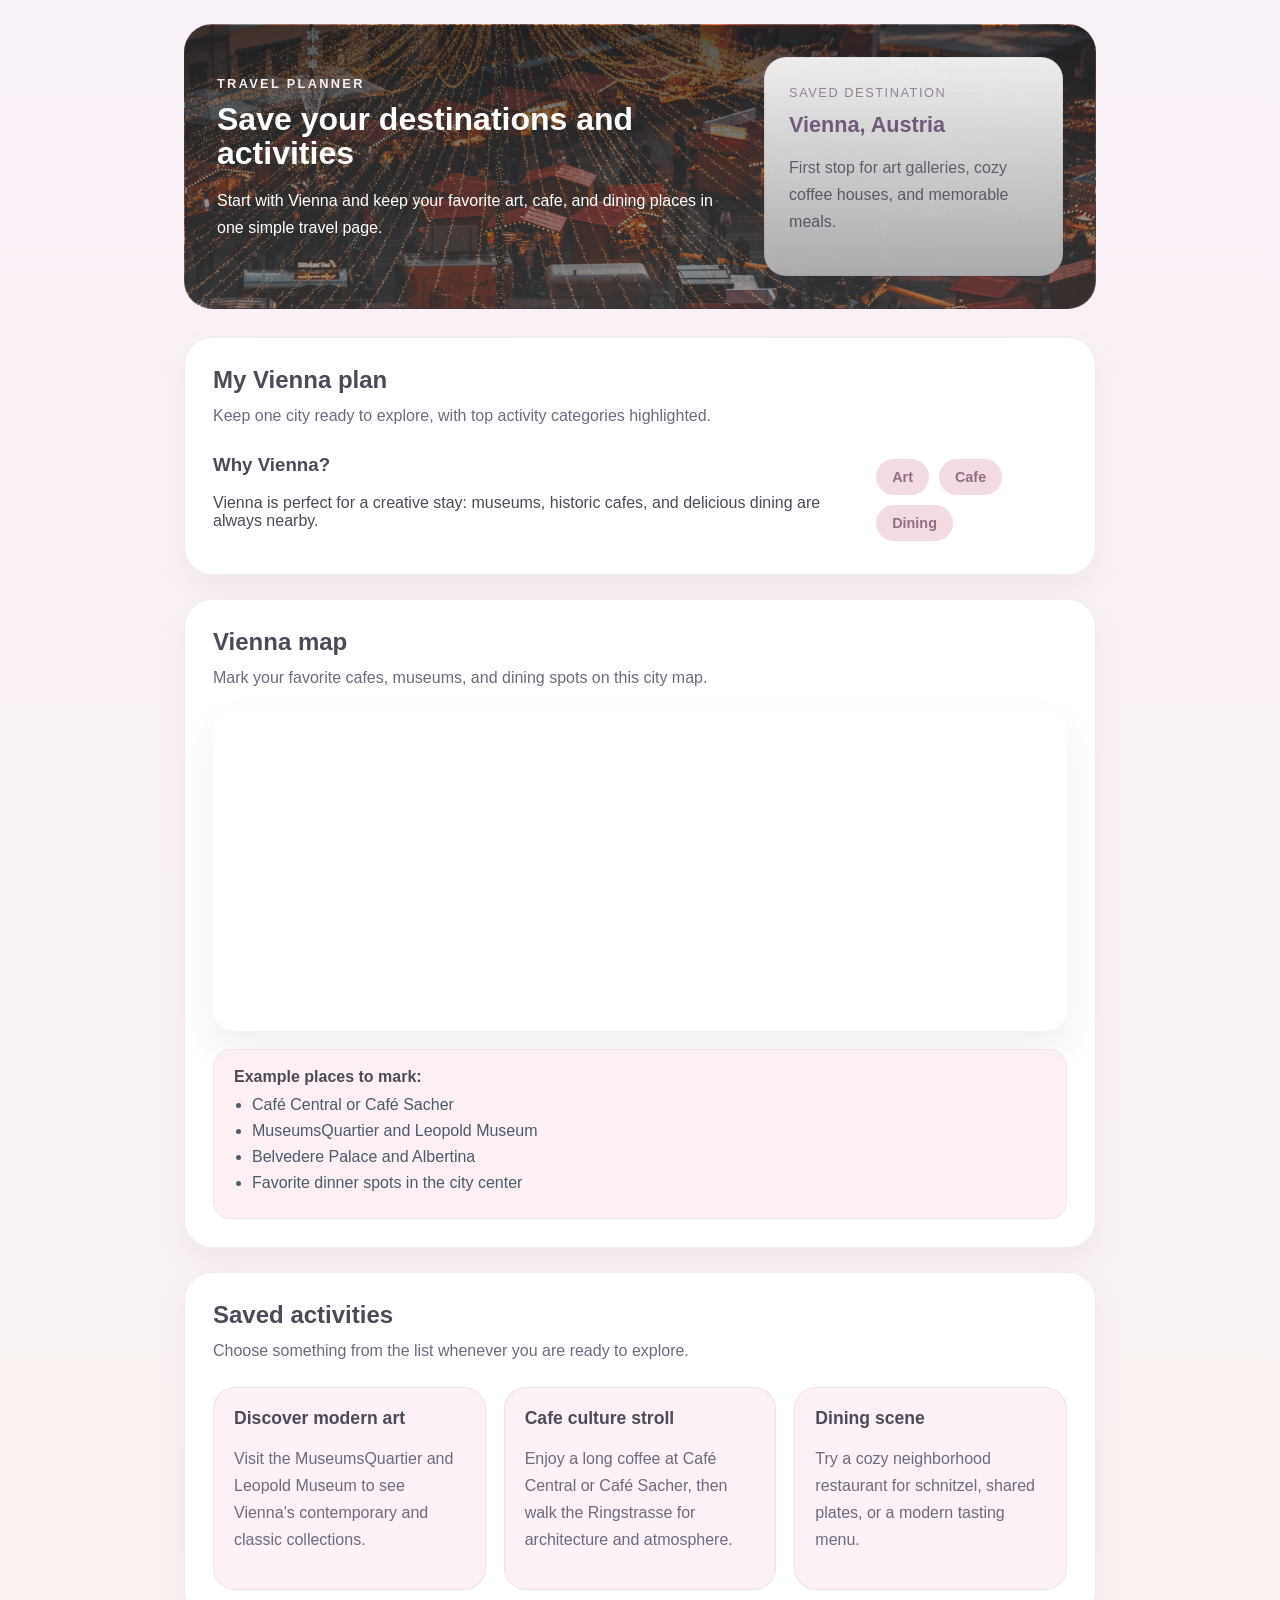
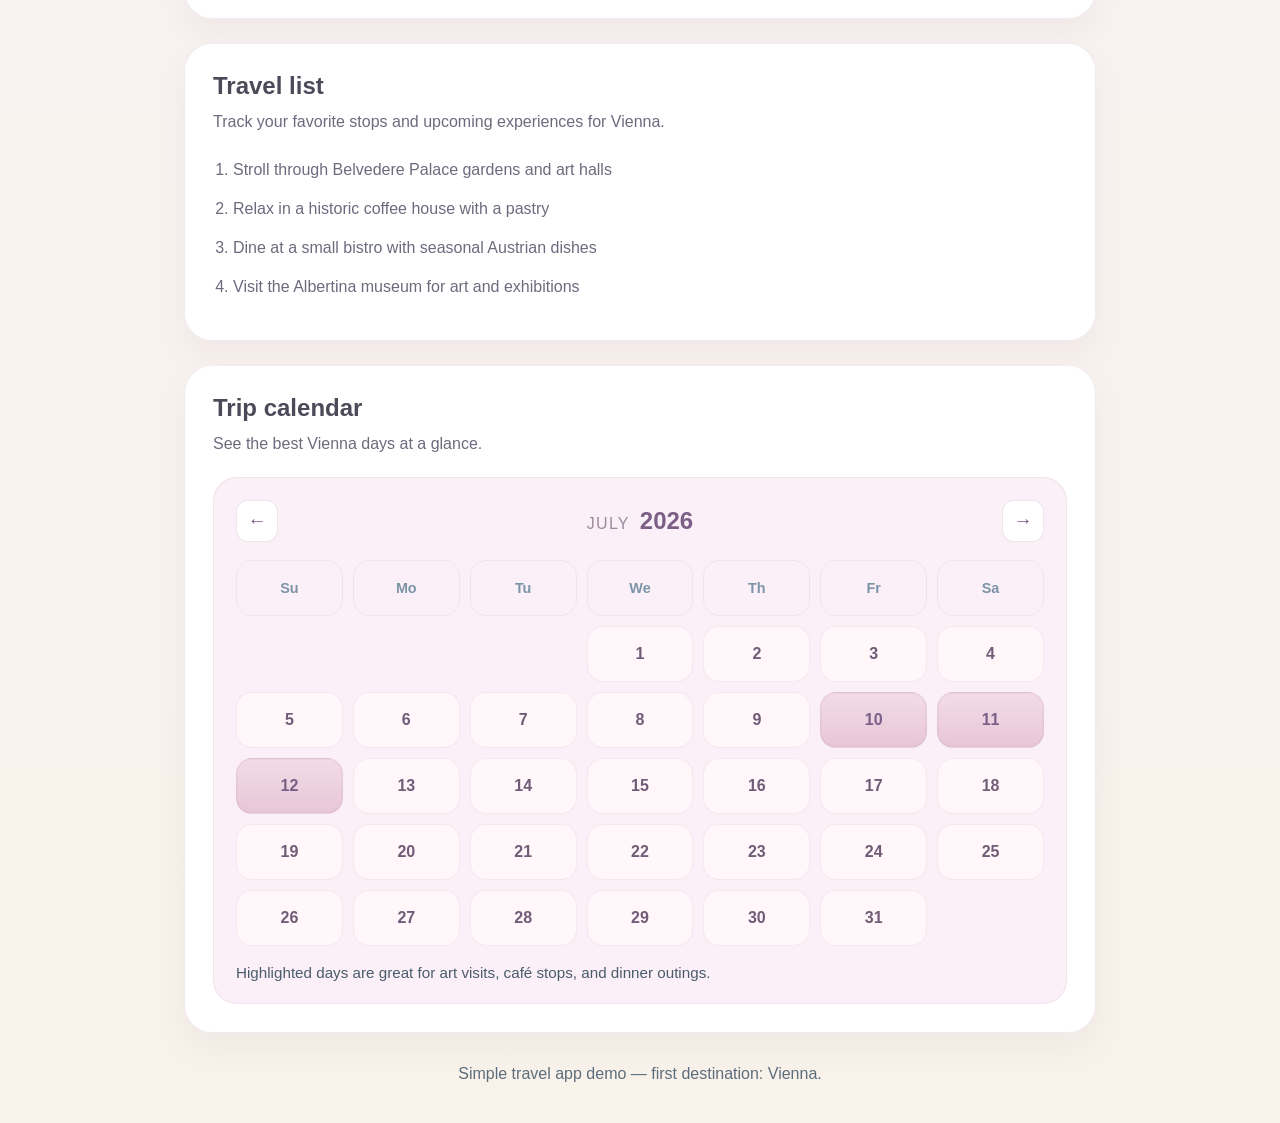
<file: travel.html>
<!DOCTYPE html>
<html lang="en">
  <head>
    <meta charset="UTF-8" />
    <meta name="viewport" content="width=device-width, initial-scale=1.0" />
    <title>Travel Planner — Vienna</title>
    <link rel="stylesheet" href="travel.css" />
  </head>
  <body>
    <div class="page-shell">
      <header class="hero-banner">
        <div class="hero-text">
          <p class="eyebrow">Travel Planner</p>
          <h1>Save your destinations and activities</h1>
          <p class="hero-copy">
            Start with Vienna and keep your favorite art, cafe, and dining places in one simple travel page.
          </p>
        </div>
        <div class="hero-meta">
          <p class="meta-title">Saved destination</p>
          <strong>Vienna, Austria</strong>
          <p>First stop for art galleries, cozy coffee houses, and memorable meals.</p>
        </div>
      </header>

      <main>
        <section class="card saved-destination">
          <div class="card-header">
            <h2>My Vienna plan</h2>
            <p>Keep one city ready to explore, with top activity categories highlighted.</p>
          </div>
          <div class="destination-overview">
            <div>
              <h3>Why Vienna?</h3>
              <p>Vienna is perfect for a creative stay: museums, historic cafes, and delicious dining are always nearby.</p>
            </div>
            <ul class="tag-list">
              <li>Art</li>
              <li>Cafe</li>
              <li>Dining</li>
            </ul>
          </div>
        </section>

        <section class="card map-section">
          <div class="card-header">
            <h2>Vienna map</h2>
            <p>Mark your favorite cafes, museums, and dining spots on this city map.</p>
          </div>
          <div class="map-container">
            <iframe
              src="https://maps.google.com/maps?q=Vienna,%20Austria&z=12&output=embed"
              loading="lazy"
              referrerpolicy="no-referrer-when-downgrade"
            ></iframe>
            <div class="map-notes">
              <p><strong>Example places to mark:</strong></p>
              <ul>
                <li>Café Central or Café Sacher</li>
                <li>MuseumsQuartier and Leopold Museum</li>
                <li>Belvedere Palace and Albertina</li>
                <li>Favorite dinner spots in the city center</li>
              </ul>
            </div>
          </div>
        </section>

        <section class="card activity-section">
          <div class="card-header">
            <h2>Saved activities</h2>
            <p>Choose something from the list whenever you are ready to explore.</p>
          </div>
          <div class="activity-grid">
            <article class="activity-card">
              <h3>Discover modern art</h3>
              <p>Visit the MuseumsQuartier and Leopold Museum to see Vienna’s contemporary and classic collections.</p>
            </article>
            <article class="activity-card">
              <h3>Cafe culture stroll</h3>
              <p>Enjoy a long coffee at Café Central or Café Sacher, then walk the Ringstrasse for architecture and atmosphere.</p>
            </article>
            <article class="activity-card">
              <h3>Dining scene</h3>
              <p>Try a cozy neighborhood restaurant for schnitzel, shared plates, or a modern tasting menu.</p>
            </article>
          </div>
        </section>

        <section class="card wishlist-section">
          <div class="card-header">
            <h2>Travel list</h2>
            <p>Track your favorite stops and upcoming experiences for Vienna.</p>
          </div>
          <ol class="travel-list">
            <li>Stroll through Belvedere Palace gardens and art halls</li>
            <li>Relax in a historic coffee house with a pastry</li>
            <li>Dine at a small bistro with seasonal Austrian dishes</li>
            <li>Visit the Albertina museum for art and exhibitions</li>
          </ol>
        </section>

        <section class="card calendar-section">
          <div class="card-header">
            <h2>Trip calendar</h2>
            <p>See the best Vienna days at a glance.</p>
          </div>
          <div class="calendar-box">
            <div class="calendar-header">
              <button type="button" class="calendar-nav" id="prevMonth" aria-label="Previous month">&#8592;</button>
              <div class="calendar-title-wrap">
                <span id="calendarMonthLabel">July</span>
                <strong id="calendarYearLabel">2026</strong>
              </div>
              <button type="button" class="calendar-nav" id="nextMonth" aria-label="Next month">&#8594;</button>
            </div>
            <div class="calendar-grid" id="calendarGrid" aria-live="polite"></div>
            <p class="calendar-note">Highlighted days are great for art visits, café stops, and dinner outings.</p>
          </div>
        </section>
      </main>

      <footer class="page-footer">
        <p>Simple travel app demo — first destination: Vienna.</p>
      </footer>
    </div>
    <script src="calendar.js"></script>
  </body>
</html>
</file>
<file: travel.css>
:root {
  color-scheme: light;
  font-family: "Segoe UI", Tahoma, Geneva, Verdana, sans-serif;
  background: #f9f1f8;
  color: #4c4a58;
  --soft-lilac: #d8c2e0;
  --soft-peach: #f4d3d0;
  --soft-mint: #d7e9dd;
  --soft-cream: #fff4ea;
  --accent: #bfa8d8;
  --text-muted: #6e6a7e;
  --card-bg: rgba(255, 255, 255, 0.96);
  --border: rgba(165, 135, 170, 0.16);
}

* {
  box-sizing: border-box;
}

body {
  margin: 0;
  min-height: 100vh;
  background: linear-gradient(180deg, #f9f1f8 0%, #f8f2ea 100%);
}

.page-shell {
  max-width: 960px;
  margin: 0 auto;
  padding: 24px;
}

.hero-banner {
  display: grid;
  grid-template-columns: 1.4fr 0.8fr;
  gap: 24px;
  align-items: center;
  padding: 32px;
  min-height: 260px;
  background-image: linear-gradient(180deg, rgba(18, 20, 24, 0.72), rgba(255, 255, 255, 0.16)), url("pablo-ceas-GEN3asM0yTE-unsplash.jpg");
  background-size: cover;
  background-position: center;
  border-radius: 28px;
  border: 1px solid var(--border);
  color: #fff;
  position: relative;
  overflow: hidden;
}

.hero-banner::after {
  content: "";
  position: absolute;
  inset: 0;
  background: linear-gradient(180deg, rgba(255, 255, 255, 0.04), rgba(18, 20, 24, 0.38));
  z-index: 0;
}

.hero-text {
  position: relative;
  z-index: 1;
}

.eyebrow {
  margin: 0 0 12px;
  text-transform: uppercase;
  letter-spacing: 0.18em;
  color: #f8eff4;
  font-weight: 700;
  font-size: 0.8rem;
}

.hero-banner h1 {
  margin: 0 0 14px;
  font-size: clamp(2rem, 2.5vw, 3rem);
  line-height: 1.05;
  color: #fff;
}

.hero-copy {
  color: #fff;
  line-height: 1.7;
}

.hero-meta p,
.card-header p,
.travel-list li,
.activity-card p {
  color: var(--text-muted);
  line-height: 1.7;
}

.hero-meta {
  padding: 24px;
  border-radius: 22px;
  background: var(--card-bg);
  box-shadow: 0 18px 40px rgba(144, 119, 147, 0.08);
  border: 1px solid var(--border);
}

.hero-meta .meta-title {
  margin: 0 0 8px;
  text-transform: uppercase;
  letter-spacing: 0.12em;
  font-size: 0.8rem;
  color: #9c8a9f;
}

.hero-meta strong {
  display: block;
  margin-bottom: 10px;
  font-size: 1.35rem;
  color: #7b5f86;
}

main {
  display: grid;
  gap: 24px;
  margin-top: 28px;
}

.card {
  background: var(--card-bg);
  border: 1px solid var(--border);
  border-radius: 28px;
  padding: 28px;
  box-shadow: 0 14px 30px rgba(153, 125, 147, 0.08);
}

.card-header h2 {
  margin: 0 0 8px;
  color: var(--deep-teal);
  font-size: 1.5rem;
}

.card-header p {
  margin: 0;
}

.destination-overview {
  display: flex;
  justify-content: space-between;
  gap: 20px;
  align-items: center;
  margin-top: 24px;
}

.destination-overview h3 {
  margin-top: 0;
  color: var(--muted-navy);
}

.tag-list {
  list-style: none;
  margin: 0;
  padding: 0;
  display: flex;
  gap: 10px;
  flex-wrap: wrap;
}

.tag-list li {
  padding: 10px 16px;
  border-radius: 999px;
  background: #f3dce1;
  color: #936d86;
  font-weight: 700;
  font-size: 0.9rem;
}

.activity-grid {
  display: grid;
  grid-template-columns: repeat(auto-fit, minmax(220px, 1fr));
  gap: 18px;
  margin-top: 22px;
}

.activity-card {
  padding: 20px;
  border-radius: 22px;
  background: #fbf1f6;
  border: 1px solid rgba(160, 118, 140, 0.12);
}

.activity-card h3 {
  margin: 0 0 10px;
  font-size: 1.1rem;
  color: var(--deep-teal);
}

.map-container {
  margin-top: 20px;
  display: grid;
  gap: 18px;
}

.map-container iframe {
  width: 100%;
  min-height: 320px;
  border: 0;
  border-radius: 22px;
  box-shadow: 0 18px 40px rgba(35, 54, 69, 0.08);
}

.map-notes {
  padding: 18px 20px;
  border-radius: 18px;
  background: #fdf0f4;
  border: 1px solid rgba(165, 128, 147, 0.12);
}

.map-notes p {
  margin: 0 0 10px;
  color: var(--muted-navy);
}

.map-notes ul {
  margin: 0;
  padding-left: 18px;
  color: #4a5b6b;
}

.map-notes li {
  margin-bottom: 8px;
}

.travel-list {
  margin: 20px 0 0;
  padding-left: 20px;
  color: #4a5b6b;
}

.travel-list li {
  margin-bottom: 12px;
}

.calendar-box {
  margin-top: 20px;
  padding: 22px;
  border-radius: 24px;
  background: #fbf0f7;
  border: 1px solid rgba(165, 128, 147, 0.12);
}

.calendar-header {
  display: flex;
  justify-content: space-between;
  align-items: center;
  gap: 12px;
  margin-bottom: 18px;
}

.calendar-title-wrap {
  display: flex;
  align-items: baseline;
  gap: 10px;
  flex: 1;
  justify-content: center;
}

.calendar-title-wrap span {
  color: #9c8a9f;
  font-size: 1rem;
  letter-spacing: 0.08em;
  text-transform: uppercase;
}

.calendar-title-wrap strong {
  font-size: 1.5rem;
  color: #7b5f86;
}

.calendar-nav {
  border: 1px solid rgba(165, 128, 147, 0.2);
  background: #fff;
  color: #7b5f86;
  width: 42px;
  height: 42px;
  border-radius: 12px;
  font-size: 1.2rem;
  cursor: pointer;
}

.calendar-grid {
  display: grid;
  grid-template-columns: repeat(7, minmax(0, 1fr));
  gap: 10px;
}

.calendar-day {
  min-height: 56px;
  border-radius: 16px;
  display: grid;
  place-items: center;
  background: #fff7f9;
  color: #715c78;
  font-weight: 700;
  border: 1px solid rgba(165, 128, 147, 0.12);
}

.calendar-weekday {
  background: transparent;
  color: #7b94a8;
  font-size: 0.9rem;
  font-weight: 700;
}

.calendar-day.empty {
  background: transparent;
  border-color: transparent;
}

.calendar-day.event-day {
  background: linear-gradient(180deg, #f3dce6 0%, #e7c6d8 100%);
  color: #7b5f86;
  box-shadow: inset 0 0 0 1px rgba(165, 128, 147, 0.08);
}

.calendar-note {
  margin: 18px 0 0;
  color: #4a5b6b;
  font-size: 0.95rem;
}

.page-footer {
  margin: 32px 0 0;
  text-align: center;
  color: #5c6d7b;
}

@media (max-width: 820px) {
  .hero-banner {
    grid-template-columns: 1fr;
    padding: 24px;
  }

  .destination-overview {
    flex-direction: column;
    align-items: flex-start;
  }
}
</file>
